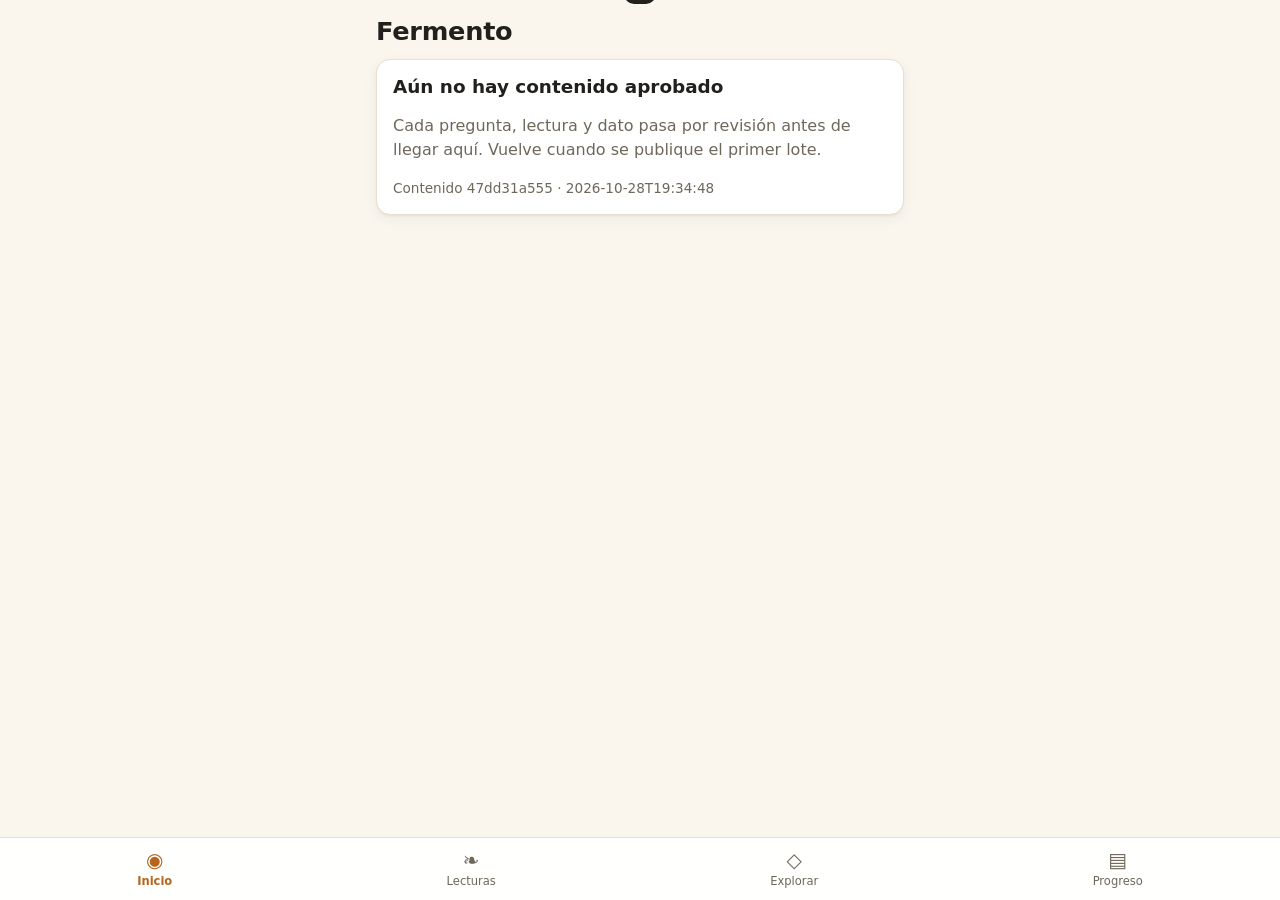
<file: index.html>
<!doctype html>
<html lang="es">
<head>
  <meta charset="utf-8">
  <meta name="viewport" content="width=device-width, initial-scale=1, viewport-fit=cover">
  <title>Fermento</title>
  <meta name="description" content="Repaso gamificado de fundamentos: sesiones cortas, repaso espaciado y lecturas breves.">
  <meta name="theme-color" content="#faf6ee" media="(prefers-color-scheme: light)">
  <meta name="theme-color" content="#16130f" media="(prefers-color-scheme: dark)">
  <meta name="apple-mobile-web-app-capable" content="yes">
  <meta name="apple-mobile-web-app-status-bar-style" content="default">
  <meta name="apple-mobile-web-app-title" content="Fermento">
  <link rel="manifest" href="manifest.webmanifest">
  <link rel="icon" href="iconos/icono.svg" type="image/svg+xml">
  <link rel="apple-touch-icon" href="iconos/icono-180.png">
  <link rel="stylesheet" href="estilos.css">
</head>
<body>
  <div id="borrador" hidden>BORRADOR · incluye contenido sin revisar</div>
  <main id="app" aria-live="polite"><p class="cargando">Fermentando…</p></main>
  <nav id="nav" hidden>
    <button data-ir="inicio"><span>◉</span>Inicio</button>
    <button data-ir="lecturas"><span>❧</span>Lecturas</button>
    <button data-ir="explorar"><span>◇</span>Explorar</button>
    <button data-ir="progreso"><span>▤</span>Progreso</button>
  </nav>
  <div id="toast" role="status"></div>
  <script type="module" src="app.js"></script>
  <script>
    if ('serviceWorker' in navigator) navigator.serviceWorker.register('sw.js').catch(() => {});
  </script>
</body>
</html>
</file>
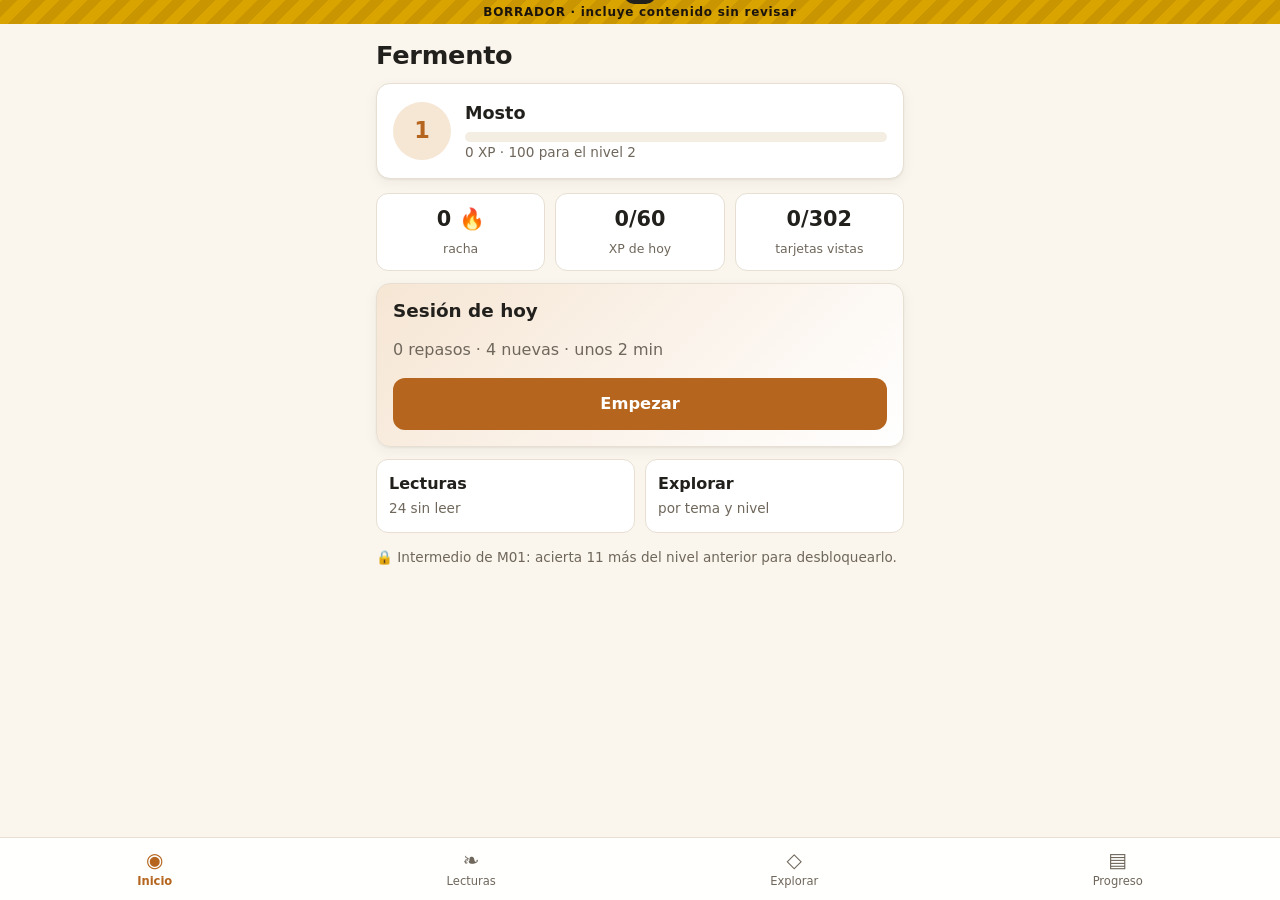
<file: borrador/index.html>
<!doctype html>
<html lang="es">
<head>
  <meta charset="utf-8">
  <meta name="viewport" content="width=device-width, initial-scale=1, viewport-fit=cover">
  <title>Fermento β</title>
  <meta name="description" content="Repaso gamificado de fundamentos: sesiones cortas, repaso espaciado y lecturas breves.">
  <meta name="theme-color" content="#faf6ee" media="(prefers-color-scheme: light)">
  <meta name="theme-color" content="#16130f" media="(prefers-color-scheme: dark)">
  <meta name="apple-mobile-web-app-capable" content="yes">
  <meta name="apple-mobile-web-app-status-bar-style" content="default">
  <meta name="apple-mobile-web-app-title" content="Fermento β">
  <link rel="manifest" href="manifest.webmanifest">
  <link rel="icon" href="iconos/icono.svg" type="image/svg+xml">
  <link rel="apple-touch-icon" href="iconos/icono-180.png">
  <link rel="stylesheet" href="estilos.css">
</head>
<body>
  <div id="borrador" hidden>BORRADOR · incluye contenido sin revisar</div>
  <main id="app" aria-live="polite"><p class="cargando">Fermentando…</p></main>
  <nav id="nav" hidden>
    <button data-ir="inicio"><span>◉</span>Inicio</button>
    <button data-ir="lecturas"><span>❧</span>Lecturas</button>
    <button data-ir="explorar"><span>◇</span>Explorar</button>
    <button data-ir="progreso"><span>▤</span>Progreso</button>
  </nav>
  <div id="toast" role="status"></div>
  <script type="module" src="app.js"></script>
  <script>
    if ('serviceWorker' in navigator) navigator.serviceWorker.register('sw.js').catch(() => {});
  </script>
</body>
</html>
</file>
<file: estilos.css>
/* Fermento · estilos. Mobile-first, claro/oscuro según el sistema. */
:root {
  --bg: #faf6ee; --card: #ffffff; --card2: #f3ede2; --tx: #22201c; --mut: #6f675b; --bd: #e6dfd2;
  --acc: #b5651d; --acc-tx: #ffffff; --acc-suave: #f6e6d4;
  --ok: #2e7d4f; --ok-suave: #e3f2e8; --no: #b8382c; --no-suave: #f9e4e1;
  --basico: #3f7d6e; --intermedio: #b5651d; --dificil: #7a3f8f;
  --r: 14px; --sombra: 0 1px 2px rgb(0 0 0 / .05), 0 4px 14px rgb(0 0 0 / .05);
  color-scheme: light dark;
}
@media (prefers-color-scheme: dark) {
  :root {
    --bg: #16130f; --card: #221d17; --card2: #2b251d; --tx: #efe7da; --mut: #a89e8f; --bd: #3a3229;
    --acc: #e09a4f; --acc-tx: #1b140c; --acc-suave: #3a2a19;
    --ok: #5fbf86; --ok-suave: #1d3326; --no: #ef7b6e; --no-suave: #3a1f1b;
    --basico: #6cbfa9; --intermedio: #e09a4f; --dificil: #c08ad4;
    --sombra: none;
  }
}
* { box-sizing: border-box; }
[hidden] { display: none !important; }
html, body { margin: 0; background: var(--bg); color: var(--tx); }
body {
  font: 16px/1.5 -apple-system, BlinkMacSystemFont, "Segoe UI", system-ui, sans-serif;
  -webkit-tap-highlight-color: transparent; min-height: 100dvh;
  padding: env(safe-area-inset-top) env(safe-area-inset-right) 0 env(safe-area-inset-left);
}
main { max-width: 560px; margin: 0 auto; padding: 16px 16px calc(96px + env(safe-area-inset-bottom)); }
h1, h2, h3 { line-height: 1.2; margin: 0 0 .4em; }
h1 { font-size: 1.6rem; letter-spacing: -.01em; }
h2 { font-size: 1.15rem; margin-top: 1.4em; }
button { font: inherit; color: inherit; cursor: pointer; }
.cargando { text-align: center; color: var(--mut); margin-top: 40vh; }
.mut { color: var(--mut); }
.peq { font-size: .85rem; }

#borrador { background: repeating-linear-gradient(-45deg, #d9a400, #d9a400 10px, #c99500 10px, #c99500 20px);
  color: #1b140c; text-align: center; font-size: .75rem; font-weight: 700; letter-spacing: .06em; padding: 3px 8px; }

/* ---------- tarjetas y botones */
.card { background: var(--card); border: 1px solid var(--bd); border-radius: var(--r); padding: 16px; margin: 12px 0; box-shadow: var(--sombra); }
.btn { display: block; width: 100%; border: 0; border-radius: 12px; padding: 14px 16px; font-weight: 650; font-size: 1.02rem;
  background: var(--acc); color: var(--acc-tx); transition: transform .08s; }
.btn:active { transform: scale(.98); }
.btn.sec { background: var(--card2); color: var(--tx); }
.btn[disabled] { opacity: .45; }
.fila { display: flex; gap: 10px; }
.fila > * { flex: 1; }

/* ---------- inicio */
.perfil { display: flex; align-items: center; gap: 14px; }
.insignia { width: 58px; height: 58px; border-radius: 50%; display: grid; place-items: center; flex: none;
  background: var(--acc-suave); color: var(--acc); font-weight: 800; font-size: 1.4rem; }
.perfil .rango { font-weight: 700; font-size: 1.1rem; }
.barra { height: 10px; background: var(--card2); border-radius: 99px; overflow: hidden; margin-top: 6px; }
.barra > i { display: block; height: 100%; background: var(--acc); border-radius: 99px; transition: width .4s; }
.stats { display: flex; gap: 10px; margin: 14px 0 4px; }
.stat { flex: 1; background: var(--card); border: 1px solid var(--bd); border-radius: 12px; padding: 10px; text-align: center; }
.stat b { display: block; font-size: 1.3rem; }
.stat span { font-size: .78rem; color: var(--mut); }
.sesion-cta { background: linear-gradient(135deg, var(--acc-suave), var(--card)); }
.sesion-cta h2 { margin-top: 0; }
.accesos { display: grid; grid-template-columns: 1fr 1fr; gap: 10px; }
.acceso { text-align: left; background: var(--card); border: 1px solid var(--bd); border-radius: 12px; padding: 12px; }
.acceso b { display: block; }

/* ---------- etiquetas de nivel */
.tag { display: inline-block; font-size: .72rem; font-weight: 700; letter-spacing: .03em; text-transform: uppercase;
  padding: 2px 8px; border-radius: 99px; background: var(--card2); color: var(--mut); }
.tag.basico { color: var(--basico); } .tag.intermedio { color: var(--intermedio); } .tag.dificil { color: var(--dificil); }
.tag.pend { background: #f4dd8a; color: #5b4300; }
.tags { display: flex; gap: 6px; flex-wrap: wrap; margin-bottom: 10px; }

/* ---------- sesión */
.top { display: flex; align-items: center; gap: 12px; margin-bottom: 8px; }
.top .barra { flex: 1; margin: 0; }
.cerrar { border: 0; background: none; font-size: 1.4rem; line-height: 1; padding: 4px 8px; color: var(--mut); }
.enun { font-size: 1.12rem; font-weight: 550; margin: 4px 0 16px; }
.contexto { background: var(--card2); border-radius: 12px; padding: 12px; font-size: .95rem; margin-bottom: 12px; }
.ops { display: grid; gap: 10px; }
.op { text-align: left; border: 1.5px solid var(--bd); background: var(--card); border-radius: 12px; padding: 13px 14px; font-size: 1rem; }
.op:active { background: var(--card2); }
.op.ok { border-color: var(--ok); background: var(--ok-suave); }
.op.no { border-color: var(--no); background: var(--no-suave); }
.op[disabled] { cursor: default; }
.numin { display: flex; gap: 8px; align-items: center; }
.numin input { flex: 1; min-width: 0; font: inherit; font-size: 1.2rem; padding: 12px; border-radius: 12px; border: 1.5px solid var(--bd);
  background: var(--card); color: var(--tx); }
.numin input:focus { outline: 2px solid var(--acc); border-color: transparent; }
.numin .unidad { color: var(--mut); font-size: .95rem; max-width: 40%; }
.fb { border-radius: 12px; padding: 12px 14px; margin-top: 14px; animation: sube .2s ease-out; }
.fb.ok { background: var(--ok-suave); } .fb.no { background: var(--no-suave); }
.fb .tit { font-weight: 750; }
.fb.ok .tit { color: var(--ok); } .fb.no .tit { color: var(--no); }
.fb .fuentes { font-size: .8rem; color: var(--mut); margin-top: 8px; }
.fb .anotar { border: 0; background: none; color: var(--mut); font-size: .8rem; padding: 6px 0 0; text-decoration: underline; }
.etapa-hecha { font-size: .9rem; border-left: 3px solid var(--bd); padding: 4px 10px; margin: 6px 0; }
.etapa-hecha.ok { border-color: var(--ok); } .etapa-hecha.no { border-color: var(--no); }
.pie { position: fixed; left: 0; right: 0; bottom: 0; padding: 12px 16px calc(12px + env(safe-area-inset-bottom));
  background: linear-gradient(transparent, var(--bg) 30%); }
.pie .btn { max-width: 528px; margin: 0 auto; }
.xp-flota { position: fixed; top: 22%; left: 50%; transform: translateX(-50%); font-weight: 800; font-size: 1.6rem; color: var(--acc);
  pointer-events: none; animation: flota 1s ease-out forwards; }
@keyframes flota { from { opacity: 0; transform: translate(-50%, 10px); } 20% { opacity: 1; } to { opacity: 0; transform: translate(-50%, -40px); } }
@keyframes sube { from { opacity: 0; transform: translateY(6px); } }
.resumen { text-align: center; padding-top: 8vh; }
.resumen .grande { font-size: 3rem; font-weight: 800; color: var(--acc); }

/* ---------- lecturas */
.lista-lect .acceso { width: 100%; margin: 8px 0; display: flex; gap: 12px; align-items: center; }
.lista-lect .acceso .check { margin-left: auto; color: var(--ok); font-weight: 800; }
.lectura { font-family: "Iowan Old Style", "Palatino Linotype", Georgia, serif; font-size: 1.1rem; line-height: 1.65; }
.lectura h3 { font-family: -apple-system, system-ui, sans-serif; font-size: 1.05rem; margin-top: 1.4em; }
.lectura p { margin: 0 0 1em; }

/* ---------- explorar y progreso */
.chips { display: flex; flex-wrap: wrap; gap: 8px; margin: 8px 0 12px; }
.chip { border: 1.5px solid var(--bd); background: var(--card); border-radius: 99px; padding: 7px 13px; font-size: .9rem; }
.chip.on { border-color: var(--acc); background: var(--acc-suave); color: var(--tx); font-weight: 650; }
.chip[disabled] { opacity: .4; }
.tema-fila { margin: 12px 0; }
.tema-fila .cab { display: flex; justify-content: space-between; font-size: .92rem; }
.barra.multi { display: flex; }
.barra.multi > i { border-radius: 0; }
.barra.multi > i.vista { background: color-mix(in srgb, var(--acc) 35%, transparent); }
.ajuste { display: flex; justify-content: space-between; align-items: center; gap: 12px; padding: 10px 0; border-bottom: 1px solid var(--bd); }
.ajuste:last-child { border: 0; }
.ajuste select { font: inherit; padding: 6px 8px; border-radius: 8px; border: 1px solid var(--bd); background: var(--card); color: var(--tx); }

/* ---------- navegación y toast */
#nav { position: fixed; left: 0; right: 0; bottom: 0; display: flex; justify-content: space-around;
  background: color-mix(in srgb, var(--card) 92%, transparent); backdrop-filter: blur(10px); -webkit-backdrop-filter: blur(10px);
  border-top: 1px solid var(--bd); padding: 6px 0 calc(6px + env(safe-area-inset-bottom)); }
#nav button { border: 0; background: none; display: flex; flex-direction: column; align-items: center; font-size: .72rem;
  color: var(--mut); padding: 4px 12px; gap: 1px; }
#nav button span { font-size: 1.25rem; line-height: 1.2; }
#nav button.on { color: var(--acc); font-weight: 650; }
#toast { position: fixed; left: 50%; top: calc(14px + env(safe-area-inset-top)); transform: translate(-50%, -150%);
  background: var(--tx); color: var(--bg); padding: 10px 16px; border-radius: 12px; font-weight: 600; font-size: .95rem;
  transition: transform .3s; z-index: 10; max-width: calc(100vw - 32px); text-align: center; }
#toast.ver { transform: translate(-50%, 0); }

.modulo-prog > summary { list-style: none; cursor: pointer; }
.modulo-prog > summary::-webkit-details-marker { display: none; }
.modulo-prog > summary .cab span:first-child { font-weight: 600; }
.modulo-prog[open] { padding-bottom: 6px; border-bottom: 1px solid var(--bd); }
.modulo-prog[open] > .tema-fila { padding-left: 12px; }
</file>
<file: borrador/estilos.css>
/* Fermento · estilos. Mobile-first, claro/oscuro según el sistema. */
:root {
  --bg: #faf6ee; --card: #ffffff; --card2: #f3ede2; --tx: #22201c; --mut: #6f675b; --bd: #e6dfd2;
  --acc: #b5651d; --acc-tx: #ffffff; --acc-suave: #f6e6d4;
  --ok: #2e7d4f; --ok-suave: #e3f2e8; --no: #b8382c; --no-suave: #f9e4e1;
  --basico: #3f7d6e; --intermedio: #b5651d; --dificil: #7a3f8f;
  --r: 14px; --sombra: 0 1px 2px rgb(0 0 0 / .05), 0 4px 14px rgb(0 0 0 / .05);
  color-scheme: light dark;
}
@media (prefers-color-scheme: dark) {
  :root {
    --bg: #16130f; --card: #221d17; --card2: #2b251d; --tx: #efe7da; --mut: #a89e8f; --bd: #3a3229;
    --acc: #e09a4f; --acc-tx: #1b140c; --acc-suave: #3a2a19;
    --ok: #5fbf86; --ok-suave: #1d3326; --no: #ef7b6e; --no-suave: #3a1f1b;
    --basico: #6cbfa9; --intermedio: #e09a4f; --dificil: #c08ad4;
    --sombra: none;
  }
}
* { box-sizing: border-box; }
[hidden] { display: none !important; }
html, body { margin: 0; background: var(--bg); color: var(--tx); }
body {
  font: 16px/1.5 -apple-system, BlinkMacSystemFont, "Segoe UI", system-ui, sans-serif;
  -webkit-tap-highlight-color: transparent; min-height: 100dvh;
  padding: env(safe-area-inset-top) env(safe-area-inset-right) 0 env(safe-area-inset-left);
}
main { max-width: 560px; margin: 0 auto; padding: 16px 16px calc(96px + env(safe-area-inset-bottom)); }
h1, h2, h3 { line-height: 1.2; margin: 0 0 .4em; }
h1 { font-size: 1.6rem; letter-spacing: -.01em; }
h2 { font-size: 1.15rem; margin-top: 1.4em; }
button { font: inherit; color: inherit; cursor: pointer; }
.cargando { text-align: center; color: var(--mut); margin-top: 40vh; }
.mut { color: var(--mut); }
.peq { font-size: .85rem; }

#borrador { background: repeating-linear-gradient(-45deg, #d9a400, #d9a400 10px, #c99500 10px, #c99500 20px);
  color: #1b140c; text-align: center; font-size: .75rem; font-weight: 700; letter-spacing: .06em; padding: 3px 8px; }

/* ---------- tarjetas y botones */
.card { background: var(--card); border: 1px solid var(--bd); border-radius: var(--r); padding: 16px; margin: 12px 0; box-shadow: var(--sombra); }
.btn { display: block; width: 100%; border: 0; border-radius: 12px; padding: 14px 16px; font-weight: 650; font-size: 1.02rem;
  background: var(--acc); color: var(--acc-tx); transition: transform .08s; }
.btn:active { transform: scale(.98); }
.btn.sec { background: var(--card2); color: var(--tx); }
.btn[disabled] { opacity: .45; }
.fila { display: flex; gap: 10px; }
.fila > * { flex: 1; }

/* ---------- inicio */
.perfil { display: flex; align-items: center; gap: 14px; }
.insignia { width: 58px; height: 58px; border-radius: 50%; display: grid; place-items: center; flex: none;
  background: var(--acc-suave); color: var(--acc); font-weight: 800; font-size: 1.4rem; }
.perfil .rango { font-weight: 700; font-size: 1.1rem; }
.barra { height: 10px; background: var(--card2); border-radius: 99px; overflow: hidden; margin-top: 6px; }
.barra > i { display: block; height: 100%; background: var(--acc); border-radius: 99px; transition: width .4s; }
.stats { display: flex; gap: 10px; margin: 14px 0 4px; }
.stat { flex: 1; background: var(--card); border: 1px solid var(--bd); border-radius: 12px; padding: 10px; text-align: center; }
.stat b { display: block; font-size: 1.3rem; }
.stat span { font-size: .78rem; color: var(--mut); }
.sesion-cta { background: linear-gradient(135deg, var(--acc-suave), var(--card)); }
.sesion-cta h2 { margin-top: 0; }
.accesos { display: grid; grid-template-columns: 1fr 1fr; gap: 10px; }
.acceso { text-align: left; background: var(--card); border: 1px solid var(--bd); border-radius: 12px; padding: 12px; }
.acceso b { display: block; }

/* ---------- etiquetas de nivel */
.tag { display: inline-block; font-size: .72rem; font-weight: 700; letter-spacing: .03em; text-transform: uppercase;
  padding: 2px 8px; border-radius: 99px; background: var(--card2); color: var(--mut); }
.tag.basico { color: var(--basico); } .tag.intermedio { color: var(--intermedio); } .tag.dificil { color: var(--dificil); }
.tag.pend { background: #f4dd8a; color: #5b4300; }
.tags { display: flex; gap: 6px; flex-wrap: wrap; margin-bottom: 10px; }

/* ---------- sesión */
.top { display: flex; align-items: center; gap: 12px; margin-bottom: 8px; }
.top .barra { flex: 1; margin: 0; }
.cerrar { border: 0; background: none; font-size: 1.4rem; line-height: 1; padding: 4px 8px; color: var(--mut); }
.enun { font-size: 1.12rem; font-weight: 550; margin: 4px 0 16px; }
.contexto { background: var(--card2); border-radius: 12px; padding: 12px; font-size: .95rem; margin-bottom: 12px; }
.ops { display: grid; gap: 10px; }
.op { text-align: left; border: 1.5px solid var(--bd); background: var(--card); border-radius: 12px; padding: 13px 14px; font-size: 1rem; }
.op:active { background: var(--card2); }
.op.ok { border-color: var(--ok); background: var(--ok-suave); }
.op.no { border-color: var(--no); background: var(--no-suave); }
.op[disabled] { cursor: default; }
.numin { display: flex; gap: 8px; align-items: center; }
.numin input { flex: 1; min-width: 0; font: inherit; font-size: 1.2rem; padding: 12px; border-radius: 12px; border: 1.5px solid var(--bd);
  background: var(--card); color: var(--tx); }
.numin input:focus { outline: 2px solid var(--acc); border-color: transparent; }
.numin .unidad { color: var(--mut); font-size: .95rem; max-width: 40%; }
.fb { border-radius: 12px; padding: 12px 14px; margin-top: 14px; animation: sube .2s ease-out; }
.fb.ok { background: var(--ok-suave); } .fb.no { background: var(--no-suave); }
.fb .tit { font-weight: 750; }
.fb.ok .tit { color: var(--ok); } .fb.no .tit { color: var(--no); }
.fb .fuentes { font-size: .8rem; color: var(--mut); margin-top: 8px; }
.fb .anotar { border: 0; background: none; color: var(--mut); font-size: .8rem; padding: 6px 0 0; text-decoration: underline; }
.etapa-hecha { font-size: .9rem; border-left: 3px solid var(--bd); padding: 4px 10px; margin: 6px 0; }
.etapa-hecha.ok { border-color: var(--ok); } .etapa-hecha.no { border-color: var(--no); }
.pie { position: fixed; left: 0; right: 0; bottom: 0; padding: 12px 16px calc(12px + env(safe-area-inset-bottom));
  background: linear-gradient(transparent, var(--bg) 30%); }
.pie .btn { max-width: 528px; margin: 0 auto; }
.xp-flota { position: fixed; top: 22%; left: 50%; transform: translateX(-50%); font-weight: 800; font-size: 1.6rem; color: var(--acc);
  pointer-events: none; animation: flota 1s ease-out forwards; }
@keyframes flota { from { opacity: 0; transform: translate(-50%, 10px); } 20% { opacity: 1; } to { opacity: 0; transform: translate(-50%, -40px); } }
@keyframes sube { from { opacity: 0; transform: translateY(6px); } }
.resumen { text-align: center; padding-top: 8vh; }
.resumen .grande { font-size: 3rem; font-weight: 800; color: var(--acc); }

/* ---------- lecturas */
.lista-lect .acceso { width: 100%; margin: 8px 0; display: flex; gap: 12px; align-items: center; }
.lista-lect .acceso .check { margin-left: auto; color: var(--ok); font-weight: 800; }
.lectura { font-family: "Iowan Old Style", "Palatino Linotype", Georgia, serif; font-size: 1.1rem; line-height: 1.65; }
.lectura h3 { font-family: -apple-system, system-ui, sans-serif; font-size: 1.05rem; margin-top: 1.4em; }
.lectura p { margin: 0 0 1em; }

/* ---------- explorar y progreso */
.chips { display: flex; flex-wrap: wrap; gap: 8px; margin: 8px 0 12px; }
.chip { border: 1.5px solid var(--bd); background: var(--card); border-radius: 99px; padding: 7px 13px; font-size: .9rem; }
.chip.on { border-color: var(--acc); background: var(--acc-suave); color: var(--tx); font-weight: 650; }
.chip[disabled] { opacity: .4; }
.tema-fila { margin: 12px 0; }
.tema-fila .cab { display: flex; justify-content: space-between; font-size: .92rem; }
.barra.multi { display: flex; }
.barra.multi > i { border-radius: 0; }
.barra.multi > i.vista { background: color-mix(in srgb, var(--acc) 35%, transparent); }
.ajuste { display: flex; justify-content: space-between; align-items: center; gap: 12px; padding: 10px 0; border-bottom: 1px solid var(--bd); }
.ajuste:last-child { border: 0; }
.ajuste select { font: inherit; padding: 6px 8px; border-radius: 8px; border: 1px solid var(--bd); background: var(--card); color: var(--tx); }

/* ---------- navegación y toast */
#nav { position: fixed; left: 0; right: 0; bottom: 0; display: flex; justify-content: space-around;
  background: color-mix(in srgb, var(--card) 92%, transparent); backdrop-filter: blur(10px); -webkit-backdrop-filter: blur(10px);
  border-top: 1px solid var(--bd); padding: 6px 0 calc(6px + env(safe-area-inset-bottom)); }
#nav button { border: 0; background: none; display: flex; flex-direction: column; align-items: center; font-size: .72rem;
  color: var(--mut); padding: 4px 12px; gap: 1px; }
#nav button span { font-size: 1.25rem; line-height: 1.2; }
#nav button.on { color: var(--acc); font-weight: 650; }
#toast { position: fixed; left: 50%; top: calc(14px + env(safe-area-inset-top)); transform: translate(-50%, -150%);
  background: var(--tx); color: var(--bg); padding: 10px 16px; border-radius: 12px; font-weight: 600; font-size: .95rem;
  transition: transform .3s; z-index: 10; max-width: calc(100vw - 32px); text-align: center; }
#toast.ver { transform: translate(-50%, 0); }

.modulo-prog > summary { list-style: none; cursor: pointer; }
.modulo-prog > summary::-webkit-details-marker { display: none; }
.modulo-prog > summary .cab span:first-child { font-weight: 600; }
.modulo-prog[open] { padding-bottom: 6px; border-bottom: 1px solid var(--bd); }
.modulo-prog[open] > .tema-fila { padding-left: 12px; }
</file>
